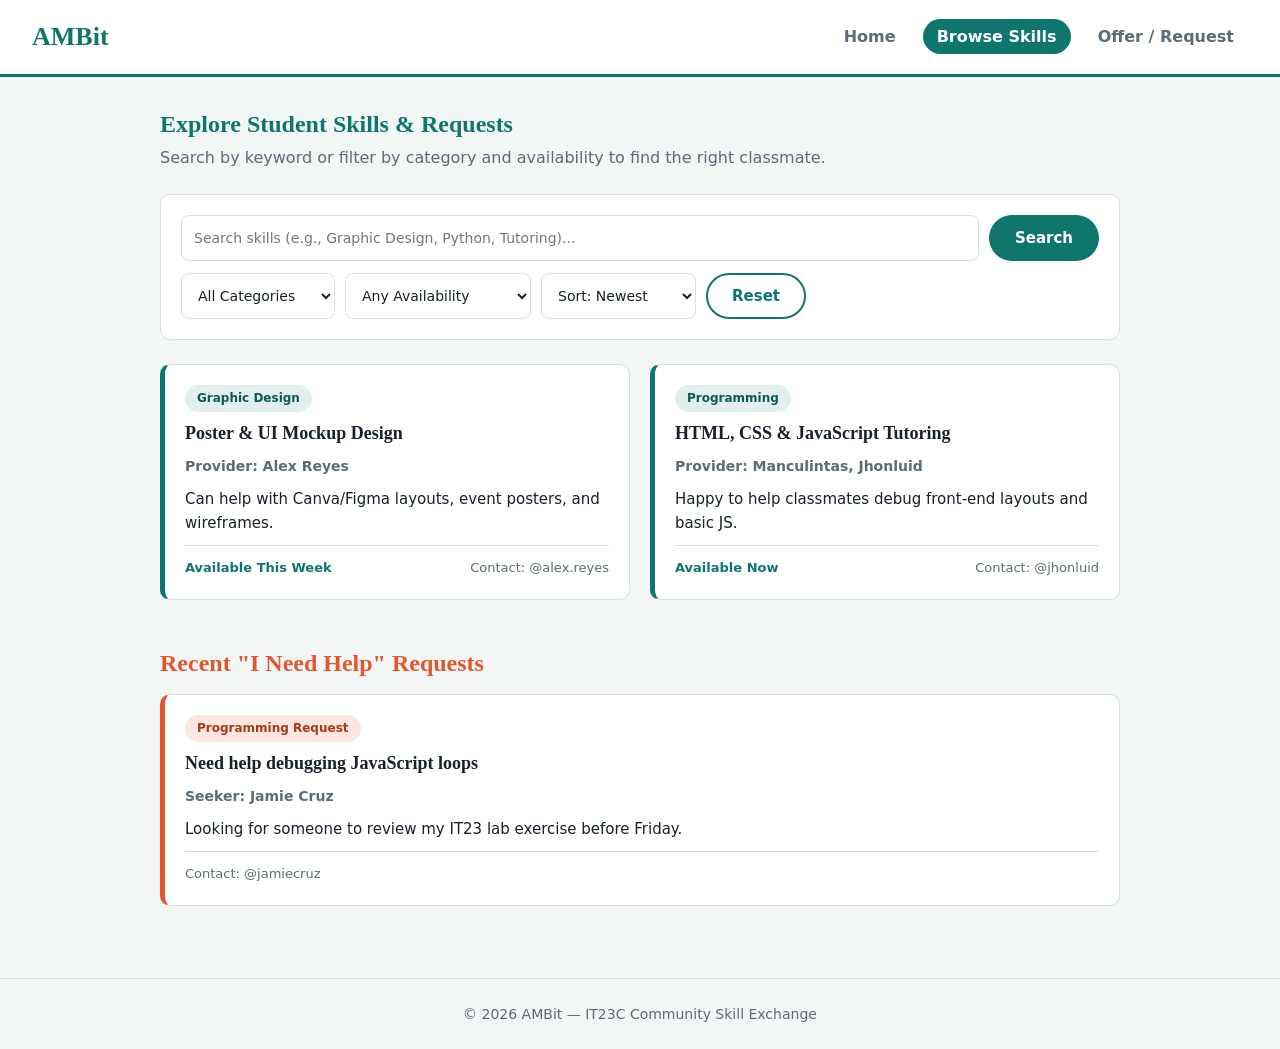
<file: browse.html>
<!DOCTYPE html>
<html lang="en">
<head>
  <meta charset="UTF-8">
  <meta name="viewport" content="width=device-width, initial-scale=1.0">
  <title>Browse Skills | AMBit</title>
  <link rel="stylesheet" href="style.css">
</head>
<body>

  <!-- Top Navigation Bar -->
  <header class="navbar">
    <div class="logo-container">
      <a href="index.html" class="logo">AMBit</a>
    </div>
    <nav class="nav-links">
      <a href="index.html">Home</a>
      <a href="browse.html" class="active">Browse Skills</a>
      <a href="profile.html">Offer / Request</a>
    </nav>
  </header>

  <main class="container">
    <!-- Page Header -->
    <section class="page-header">
      <h1>Explore Student Skills & Requests</h1>
      <p>Search by keyword or filter by category and availability to find the right classmate.</p>
    </section>

    <!-- Search & Filter Controls (Matches your Content Page sketch) -->
    <section class="filter-section">
      <div class="search-bar">
        <input type="text" id="searchInput" placeholder="Search skills (e.g., Graphic Design, Python, Tutoring)...">
        <button type="button" id="searchBtn" class="btn btn-primary">Search</button>
      </div>

      <div class="filter-controls">
        <select id="categoryFilter" aria-label="Filter by Category">
          <option value="all">All Categories</option>
          <option value="Programming">Programming</option>
          <option value="Graphic Design">Graphic Design</option>
          <option value="Video Editing">Video Editing</option>
          <option value="Writing">Writing</option>
          <option value="Tutoring">Tutoring</option>
          <option value="Photography">Photography</option>
        </select>

        <select id="availabilityFilter" aria-label="Filter by Availability">
          <option value="all">Any Availability</option>
          <option value="Available Now">Available Now</option>
          <option value="Available This Week">Available This Week</option>
          <option value="Weekends Only">Weekends Only</option>
        </select>

        <select id="sortFilter" aria-label="Sort Listings">
          <option value="newest">Sort: Newest</option>
          <option value="az">Sort: Skill (A–Z)</option>
        </select>

        <button type="button" id="resetFiltersBtn" class="btn btn-secondary">Reset</button>
      </div>
    </section>

    <!-- Empty State Message (Matches User Story #1 Edge Case) -->
    <div id="noResultsMessage" class="empty-state" style="display: none;">
      <p>No matching skill providers found.</p>
      <button type="button" id="emptyResetBtn" class="btn btn-secondary">Reset Filters</button>
    </div>

    <!-- Skill Listings Grid (JavaScript will dynamically populate cards here) -->
    <section id="skillsGrid" class="skills-grid">
      <!-- Sample static card so you can see the structure before JS is added -->
      <article class="skill-card">
        <span class="badge">Graphic Design</span>
        <h3>Poster & UI Mockup Design</h3>
        <p class="provider-name">Provider: Alex Reyes</p>
        <p class="skill-desc">Can help with Canva/Figma layouts, event posters, and basic wireframes.</p>
        <div class="card-footer">
          <span class="availability">Available This Week</span>
          <span class="contact-info">Contact: @alex.reyes</span>
        </div>
      </article>
    </section>

    <!-- Community "I Need Help" Requests Section -->
    <section class="requests-section">
      <h2>Recent "I Need Help" Requests</h2>
      <div id="requestsGrid" class="skills-grid">
        <article class="skill-card request-card">
          <span class="badge badge-request">Programming Request</span>
          <h3>Need help debugging JavaScript loops</h3>
          <p class="provider-name">Seeker: Jamie Cruz</p>
          <p class="skill-desc">Looking for someone to review my IT23 lab exercise before Friday.</p>
          <div class="card-footer">
            <span class="contact-info">Contact: @jamiecruz</span>
          </div>
        </article>
      </div>
    </section>
  </main>

  <footer>
    <p>&copy; 2026 AMBit — IT23C Community Skill Exchange</p>
  </footer>

  <script src="script.js"></script>
</body>
</html>
</file>
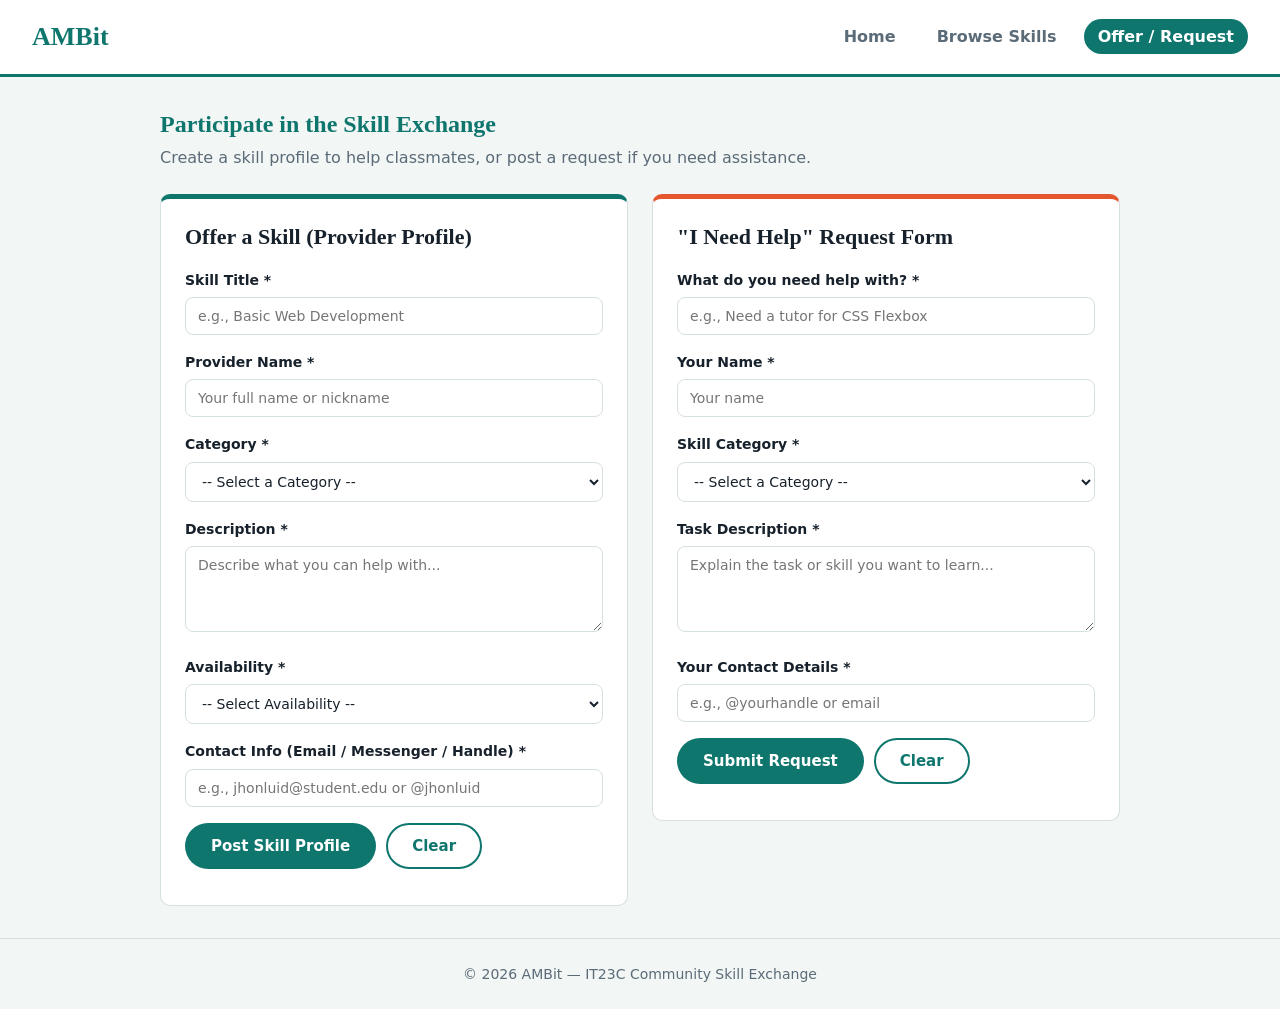
<file: profile.html>
<!DOCTYPE html>
<html lang="en">
<head>
  <meta charset="UTF-8">
  <meta name="viewport" content="width=device-width, initial-scale=1.0">
  <title>Offer or Request Skills | AMBit</title>
  <link rel="stylesheet" href="style.css">
</head>
<body>

  <!-- Top Navigation Bar -->
  <header class="navbar">
    <div class="logo-container">
      <a href="index.html" class="logo">AMBit</a>
    </div>
    <nav class="nav-links">
      <a href="index.html">Home</a>
      <a href="browse.html">Browse Skills</a>
      <a href="profile.html" class="active">Offer / Request</a>
    </nav>
  </header>

  <main class="container">
    <section class="page-header">
      <h1>Participate in the Skill Exchange</h1>
      <p>Create a skill profile to help classmates, or post a request if you need assistance.</p>
    </section>

    <div class="forms-wrapper">
      <!-- Form 1: Skill Profile Creation (Matches Skill Profile sketch & User Story #2) -->
      <section class="form-card">
        <h2>Offer a Skill (Provider Profile)</h2>
        <form id="offerSkillForm" novalidate>
          <div class="form-group">
            <label for="skillTitle">Skill Title *</label>
            <input type="text" id="skillTitle" placeholder="e.g., Basic Web Development">
            <small class="error-msg" id="skillTitleError"></small>
          </div>

          <div class="form-group">
            <label for="providerName">Provider Name *</label>
            <input type="text" id="providerName" placeholder="Your full name or nickname">
            <small class="error-msg" id="providerNameError"></small>
          </div>

          <div class="form-group">
            <label for="skillCategory">Category *</label>
            <select id="skillCategory">
              <option value="">-- Select a Category --</option>
              <option value="Programming">Programming</option>
              <option value="Graphic Design">Graphic Design</option>
              <option value="Video Editing">Video Editing</option>
              <option value="Writing">Writing</option>
              <option value="Tutoring">Tutoring</option>
              <option value="Photography">Photography</option>
            </select>
            <small class="error-msg" id="skillCategoryError"></small>
          </div>

          <div class="form-group">
            <label for="skillDescription">Description *</label>
            <textarea id="skillDescription" rows="4" placeholder="Describe what you can help with..."></textarea>
            <small class="error-msg" id="skillDescriptionError"></small>
          </div>

          <div class="form-group">
            <label for="skillAvailability">Availability *</label>
            <select id="skillAvailability">
              <option value="">-- Select Availability --</option>
              <option value="Available Now">Available Now</option>
              <option value="Available This Week">Available This Week</option>
              <option value="Weekends Only">Weekends Only</option>
            </select>
            <small class="error-msg" id="skillAvailabilityError"></small>
          </div>

          <div class="form-group">
            <label for="providerContact">Contact Info (Email / Messenger / Handle) *</label>
            <input type="text" id="providerContact" placeholder="e.g., jhonluid@student.edu or @jhonluid">
            <small class="error-msg" id="providerContactError"></small>
          </div>

          <div class="form-actions">
            <button type="submit" class="btn btn-primary">Post Skill Profile</button>
            <button type="reset" class="btn btn-secondary">Clear</button>
          </div>
          <p id="offerSuccessMsg" class="success-msg"></p>
        </form>
      </section>

      <!-- Form 2: "I Need Help" Request Form (Matches User Story #3) -->
      <section class="form-card">
        <h2>"I Need Help" Request Form</h2>
        <form id="needHelpForm" novalidate>
          <div class="form-group">
            <label for="requestTitle">What do you need help with? *</label>
            <input type="text" id="requestTitle" placeholder="e.g., Need a tutor for CSS Flexbox">
            <small class="error-msg" id="requestTitleError"></small>
          </div>

          <div class="form-group">
            <label for="seekerName">Your Name *</label>
            <input type="text" id="seekerName" placeholder="Your name">
            <small class="error-msg" id="seekerNameError"></small>
          </div>

          <div class="form-group">
            <label for="requestCategory">Skill Category *</label>
            <select id="requestCategory">
              <option value="">-- Select a Category --</option>
              <option value="Programming">Programming</option>
              <option value="Graphic Design">Graphic Design</option>
              <option value="Video Editing">Video Editing</option>
              <option value="Writing">Writing</option>
              <option value="Tutoring">Tutoring</option>
              <option value="Photography">Photography</option>
            </select>
            <small class="error-msg" id="requestCategoryError"></small>
          </div>

          <div class="form-group">
            <label for="requestDescription">Task Description *</label>
            <textarea id="requestDescription" rows="4" placeholder="Explain the task or skill you want to learn..."></textarea>
            <small class="error-msg" id="requestDescriptionError"></small>
          </div>

          <div class="form-group">
            <label for="seekerContact">Your Contact Details *</label>
            <input type="text" id="seekerContact" placeholder="e.g., @yourhandle or email">
            <small class="error-msg" id="seekerContactError"></small>
          </div>

          <div class="form-actions">
            <button type="submit" class="btn btn-primary">Submit Request</button>
            <button type="reset" class="btn btn-secondary">Clear</button>
          </div>
          <p id="requestSuccessMsg" class="success-msg"></p>
        </form>
      </section>
    </div>
  </main>

  <footer>
    <p>&copy; 2026 AMBit — IT23C Community Skill Exchange</p>
  </footer>

  <script src="script.js"></script>
</body>
</html>
</file>
<file: style.css>
:root {
 
  --color-primary:   #0f766e;  /* nav logo, links, main buttons, hero background */
  --color-primary-dark: #0b5a54; /* hover state of primary */
  --color-accent:    #f5b83d;  /* hero buttons, highlights, "You" tag */
  --color-seeker:    #e4572e;  /* "I Need Help" request cards */
  --color-bg:        #f2f6f5;  /* page background */
  --color-surface:   #ffffff;  /* cards, forms, navbar */
  --color-text:      #17212b;  /* main text */
  --color-muted:     #5b6b78;  /* secondary text */
  --color-border:    #d6e0de;  /* outlines and dividers */
  --color-error:     #c0392b;
  --color-success:   #1d7a46;

 
  --tint-primary: color-mix(in srgb, var(--color-primary) 12%, white);
  --tint-seeker:  color-mix(in srgb, var(--color-seeker) 14%, white);

  --radius: 10px;
  --font-heading: Georgia, "Times New Roman", serif;
  --font-body: system-ui, -apple-system, "Segoe UI", Roboto, Arial, sans-serif;
}

* {
  box-sizing: border-box;
  margin: 0;
  padding: 0;
}

body {
  font-family: var(--font-body);
  background-color: var(--color-bg);
  color: var(--color-text);
  line-height: 1.6;
}

h1, h2, h3 {
  font-family: var(--font-heading);
  line-height: 1.25;
}

a:focus-visible,
button:focus-visible,
input:focus-visible,
select:focus-visible,
textarea:focus-visible {
  outline: 3px solid var(--color-accent);
  outline-offset: 2px;
}


.navbar {
  display: flex;
  justify-content: space-between;
  align-items: center;
  background-color: var(--color-surface);
  padding: 16px 32px;
  border-bottom: 3px solid var(--color-primary);
}

.logo {
  font-family: var(--font-heading);
  font-size: 26px;
  font-weight: bold;
  color: var(--color-primary);
  text-decoration: none;
}

.nav-links a {
  margin-left: 8px;
  padding: 8px 14px;
  border-radius: 999px;
  text-decoration: none;
  color: var(--color-muted);
  font-weight: 600;
}

.nav-links a:hover {
  color: var(--color-primary);
  background-color: var(--tint-primary);
}

.nav-links a.active {
  color: #ffffff;
  background-color: var(--color-primary);
}

.btn {
  display: inline-block;
  padding: 12px 24px;
  border-radius: 999px;
  text-decoration: none;
  font-weight: bold;
  font-size: 15px;
  font-family: inherit;
  cursor: pointer;
  border: 2px solid transparent;
  transition: background-color 0.15s, color 0.15s, border-color 0.15s;
}

.btn-primary {
  background-color: var(--color-primary);
  color: #ffffff;
}

.btn-primary:hover {
  background-color: var(--color-primary-dark);
}

.btn-secondary {
  background-color: transparent;
  color: var(--color-primary);
  border-color: var(--color-primary);
}

.btn-secondary:hover {
  background-color: var(--tint-primary);
}

.hero {
  text-align: center;
  padding: 80px 20px;
  background-color: var(--color-primary);
  background-image: linear-gradient(rgba(11, 90, 84, 0.72), rgba(15, 23, 42, 0.82)), url("images/main.jpg");
  background-size: cover;
  background-position: center;
  color: #ffffff;
}

.hero h1,
.hero-description,
.hero-buttons {
  max-width: 760px;
  margin-left: auto;
  margin-right: auto;
}

.hero h1 {
  font-size: 42px;
  margin-bottom: 16px;
}

.hero-description {
  font-size: 18px;
  margin-bottom: 32px;
  color: #e3f3f1;
}

.hero-buttons {
  display: flex;
  justify-content: center;
  gap: 12px;
  flex-wrap: wrap;
}

.hero .btn-primary {
  background-color: var(--color-accent);
  color: var(--color-text);
}

.hero .btn-primary:hover {
  background-color: #ffc95c;
}

.hero .btn-secondary {
  color: #ffffff;
  border-color: #ffffff;
}

.hero .btn-secondary:hover {
  background-color: rgba(255, 255, 255, 0.14);
}


.categories {
  max-width: 1000px;
  margin: 0 auto 60px auto;
  padding: 56px 20px 0;
}

.categories h2 {
  text-align: center;
  margin-bottom: 24px;
}

.category-grid {
  display: grid;
  grid-template-columns: repeat(auto-fit, minmax(180px, 1fr));
  gap: 16px;
}

.category-card {
  position: relative;
  overflow: hidden;
  min-height: 150px;
  display: flex;
  flex-direction: column;
  justify-content: flex-end;
  background-color: var(--color-primary-dark);
  background-size: cover;
  background-position: center;
  border: 1px solid var(--color-border);
  border-top: 4px solid var(--color-primary);
  border-radius: var(--radius);
  padding: 20px;
  text-decoration: none;
  color: #ffffff;
  transition: border-color 0.15s, transform 0.15s;
}

.category-card h3 {
  color: #ffffff;
  margin-bottom: 6px;
}

.category-card p {
  color: #e3f3f1;
  font-size: 14px;
}

.category-card:hover {
  border-top-color: var(--color-accent);
  transform: translateY(-3px);
}

.cat-programming {
  background-image: linear-gradient(rgba(15, 23, 42, 0.45), rgba(15, 23, 42, 0.85)), url("images/Programming.jpg");
}

.cat-graphic-design {
  background-image: linear-gradient(rgba(15, 23, 42, 0.45), rgba(15, 23, 42, 0.85)), url("images/graphicdesign.jpg");
}

.cat-video-editing {
  background-image: linear-gradient(rgba(15, 23, 42, 0.45), rgba(15, 23, 42, 0.85)), url("images/videoediting.jpg");
}

.cat-writing {
  background-image: linear-gradient(rgba(15, 23, 42, 0.45), rgba(15, 23, 42, 0.85)), url("images/writing.jpg");
}

.cat-tutoring {
  background-image: linear-gradient(rgba(15, 23, 42, 0.45), rgba(15, 23, 42, 0.85)), url("images/turoring.jpg");
}

footer {
  text-align: center;
  padding: 24px;
  border-top: 1px solid var(--color-border);
  color: var(--color-muted);
  font-size: 14px;
}

.container {
  max-width: 1000px;
  margin: 0 auto;
  padding: 32px 20px;
}

.page-header {
  margin-bottom: 24px;
}

.page-header h1 {
  color: var(--color-primary);
  margin-bottom: 6px;
}

.page-header p {
  color: var(--color-muted);
}

.filter-section {
  background-color: var(--color-surface);
  padding: 20px;
  border-radius: var(--radius);
  border: 1px solid var(--color-border);
  margin-bottom: 24px;
}

.search-bar {
  display: flex;
  gap: 10px;
  margin-bottom: 12px;
}

.search-bar input,
.filter-controls select {
  padding: 10px 12px;
  border: 1px solid var(--color-border);
  border-radius: 8px;
  font-size: 14px;
  font-family: inherit;
  background-color: var(--color-surface);
  color: var(--color-text);
}

.search-bar input {
  flex: 1;
}

.filter-controls {
  display: flex;
  flex-wrap: wrap;
  gap: 10px;
}

.requests-section h2 {
  margin-bottom: 16px;
  padding-top: 8px;
  color: var(--color-seeker);
}

.skills-grid {
  display: grid;
  grid-template-columns: repeat(auto-fit, minmax(280px, 1fr));
  gap: 20px;
  margin-bottom: 40px;
}

.skill-card {
  background-color: var(--color-surface);
  border: 1px solid var(--color-border);
  border-left: 5px solid var(--color-primary);
  border-radius: var(--radius);
  padding: 20px;
  display: flex;
  flex-direction: column;
  gap: 10px;
}

.request-card {
  border-left-color: var(--color-seeker);
}

.skill-card h3 {
  font-size: 18px;
}

.provider-name {
  font-size: 14px;
  color: var(--color-muted);
  font-weight: 600;
}

.skill-desc {
  font-size: 15px;
}

.card-top {
  display: flex;
  justify-content: space-between;
  align-items: center;
  gap: 8px;
}

.badge {
  display: inline-block;
  align-self: flex-start;
  background-color: var(--tint-primary);
  color: var(--color-primary-dark);
  font-size: 12px;
  font-weight: bold;
  padding: 4px 12px;
  border-radius: 999px;
}

.badge-request {
  background-color: var(--tint-seeker);
  color: #a63a1a;
}

.owner-tag {
  background-color: var(--color-accent);
  color: var(--color-text);
  font-size: 11px;
  font-weight: bold;
  padding: 1px 8px;
  border-radius: 999px;
}

.delete-btn {
  background: none;
  border: 1px solid var(--color-error);
  color: var(--color-error);
  font-size: 12px;
  font-weight: bold;
  padding: 3px 10px;
  border-radius: 999px;
  cursor: pointer;
}

.delete-btn:hover {
  background-color: var(--color-error);
  color: #ffffff;
}

.card-footer {
  margin-top: auto;
  padding-top: 12px;
  border-top: 1px solid var(--color-border);
  font-size: 13px;
  color: var(--color-muted);
  display: flex;
  justify-content: space-between;
  gap: 8px;
  flex-wrap: wrap;
}

.availability {
  color: var(--color-primary);
  font-weight: bold;
}

.empty-state {
  text-align: center;
  padding: 40px 20px;
  background-color: var(--color-surface);
  border: 2px dashed var(--color-border);
  border-radius: var(--radius);
  margin-bottom: 24px;
}

.empty-state p {
  margin-bottom: 14px;
  color: var(--color-muted);
}

.forms-wrapper {
  display: grid;
  grid-template-columns: repeat(auto-fit, minmax(300px, 1fr));
  gap: 24px;
  align-items: start;
}

.form-card {
  background-color: var(--color-surface);
  border: 1px solid var(--color-border);
  border-top: 5px solid var(--color-primary);
  border-radius: var(--radius);
  padding: 24px;
}

.form-card:last-child {
  border-top-color: var(--color-seeker);
}

.form-card h2 {
  margin-bottom: 18px;
  font-size: 22px;
}

.form-group {
  margin-bottom: 16px;
}

.form-group label {
  display: block;
  font-weight: bold;
  margin-bottom: 6px;
  font-size: 14px;
}

.form-group input,
.form-group select,
.form-group textarea {
  width: 100%;
  padding: 10px 12px;
  border: 1px solid var(--color-border);
  border-radius: 8px;
  font-size: 14px;
  font-family: inherit;
  background-color: var(--color-surface);
  color: var(--color-text);
}

.form-group input:focus,
.form-group select:focus,
.form-group textarea:focus {
  border-color: var(--color-primary);
}

.form-actions {
  display: flex;
  gap: 10px;
}

.error-msg {
  color: var(--color-error);
  font-size: 13px;
  display: block;
  margin-top: 4px;
}

.input-error {
  border-color: var(--color-error) !important;
  background-color: #fdf3f1;
}

.success-msg {
  color: var(--color-success);
  font-weight: bold;
  margin-top: 12px;
}

@media (max-width: 600px) {
  .navbar {
    flex-direction: column;
    gap: 12px;
    padding: 16px;
  }

  .nav-links {
    display: flex;
    flex-wrap: wrap;
    justify-content: center;
    gap: 4px;
  }

  .nav-links a {
    margin: 0;
  }

  .hero {
    padding: 56px 20px;
  }

  .hero h1 {
    font-size: 30px;
  }

  .search-bar {
    flex-direction: column;
  }
}

@media (prefers-reduced-motion: reduce) {
  * {
    transition: none !important;
  }
}
</file>
